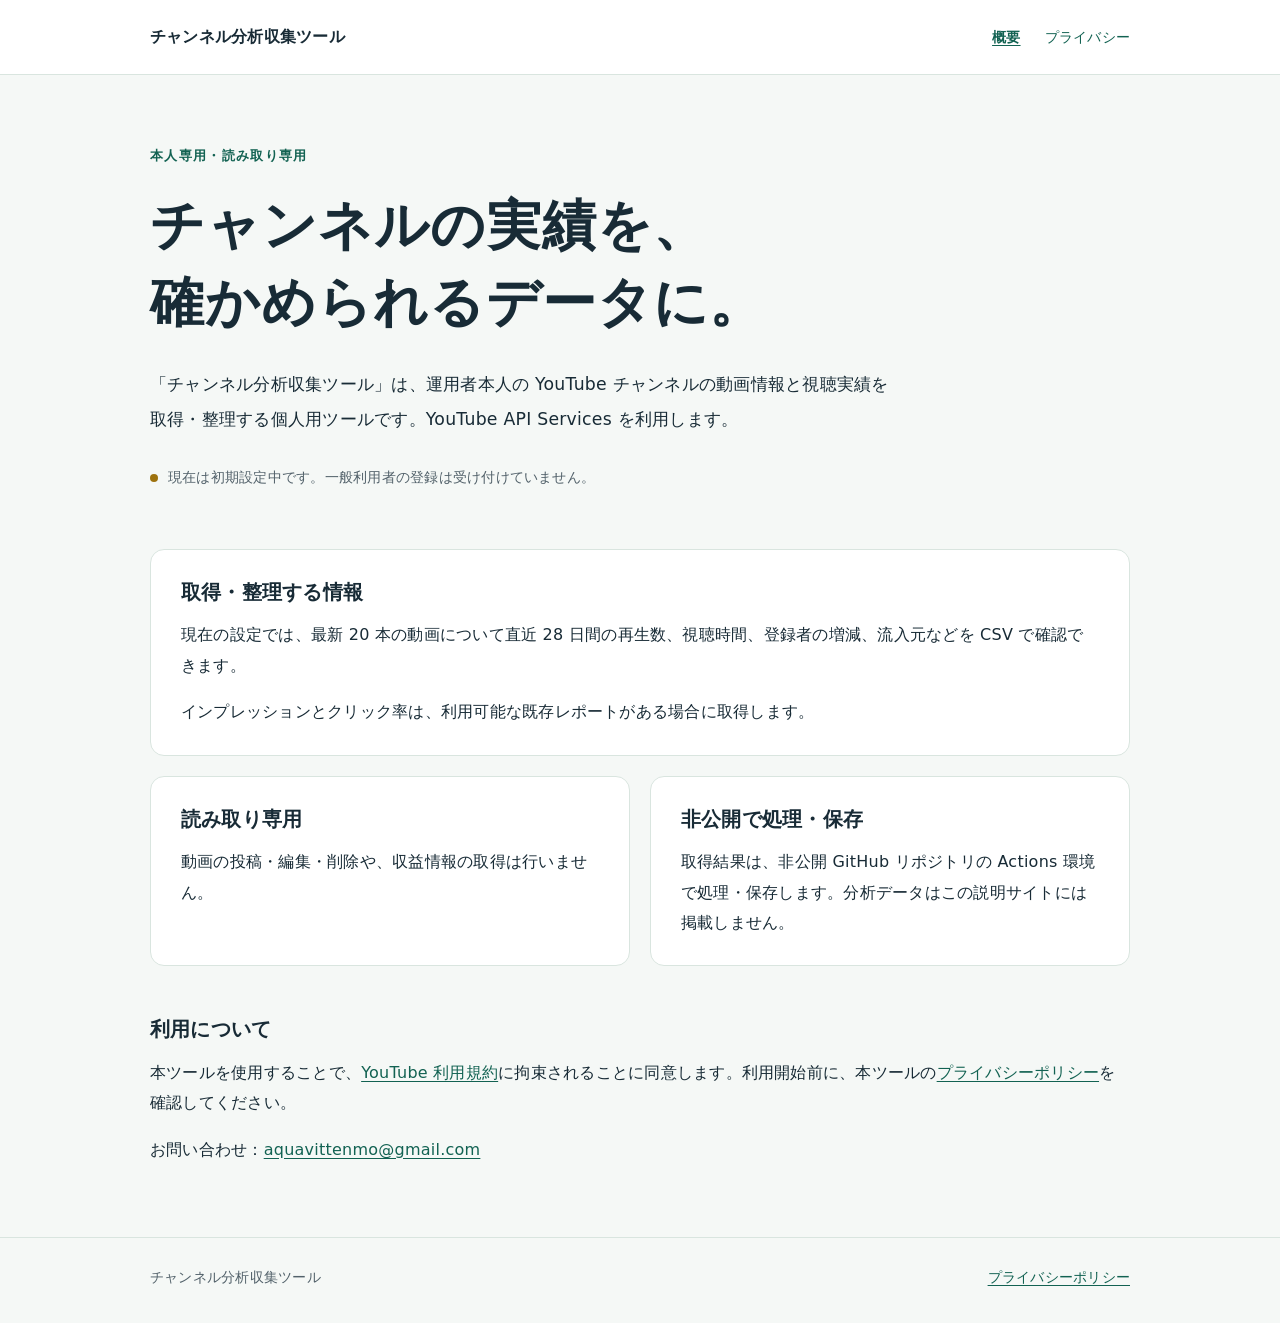
<file: index.html>
<!doctype html>
<html lang="ja">
<head>
  <meta charset="utf-8">
  <meta name="viewport" content="width=device-width, initial-scale=1">
  <meta name="description" content="運用者本人のYouTubeチャンネルの動画情報と視聴実績を取得・整理する、読み取り専用の個人用ツールです。">
  <title>チャンネル分析収集ツール</title>
  <link rel="stylesheet" href="styles.css">
</head>
<body>
  <a class="skip" href="#main">本文へ</a>
  <header class="site-header"><div class="wrap"><a class="brand" href="./">チャンネル分析収集ツール</a><nav aria-label="メインナビゲーション"><a href="./" aria-current="page">概要</a><a href="privacy.html">プライバシー</a></nav></div></header>
  <main id="main" class="wrap">
    <section class="hero">
      <p class="eyebrow">本人専用・読み取り専用</p>
      <h1>チャンネルの実績を、<br class="desktop-break">確かめられるデータに。</h1>
      <p class="lead">「チャンネル分析収集ツール」は、運用者本人の YouTube チャンネルの動画情報と視聴実績を取得・整理する個人用ツールです。YouTube API Services を利用します。</p>
      <p class="status"><span class="status-dot" aria-hidden="true"></span>現在は初期設定中です。一般利用者の登録は受け付けていません。</p>
    </section>
    <section class="card" aria-labelledby="features">
      <h2 id="features">取得・整理する情報</h2>
      <p>現在の設定では、最新 20 本の動画について直近 28 日間の再生数、視聴時間、登録者の増減、流入元などを CSV で確認できます。</p>
      <p>インプレッションとクリック率は、利用可能な既存レポートがある場合に取得します。</p>
    </section>
    <div class="grid">
      <section class="card" aria-labelledby="access"><h2 id="access">読み取り専用</h2><p>動画の投稿・編集・削除や、収益情報の取得は行いません。</p></section>
      <section class="card" aria-labelledby="storage"><h2 id="storage">非公開で処理・保存</h2><p>取得結果は、非公開 GitHub リポジトリの Actions 環境で処理・保存します。分析データはこの説明サイトには掲載しません。</p></section>
    </div>
    <section class="section" aria-labelledby="use">
      <h2 id="use">利用について</h2>
      <p>本ツールを使用することで、<a href="https://www.youtube.com/t/terms">YouTube 利用規約</a>に拘束されることに同意します。利用開始前に、本ツールの<a href="privacy.html">プライバシーポリシー</a>を確認してください。</p>
      <p>お問い合わせ：<a href="mailto:aquavittenmo@gmail.com">aquavittenmo@gmail.com</a></p>
    </section>
  </main>
  <footer class="site-footer"><div class="wrap"><p>チャンネル分析収集ツール</p><a href="privacy.html">プライバシーポリシー</a></div></footer>
</body>
</html>
</file>
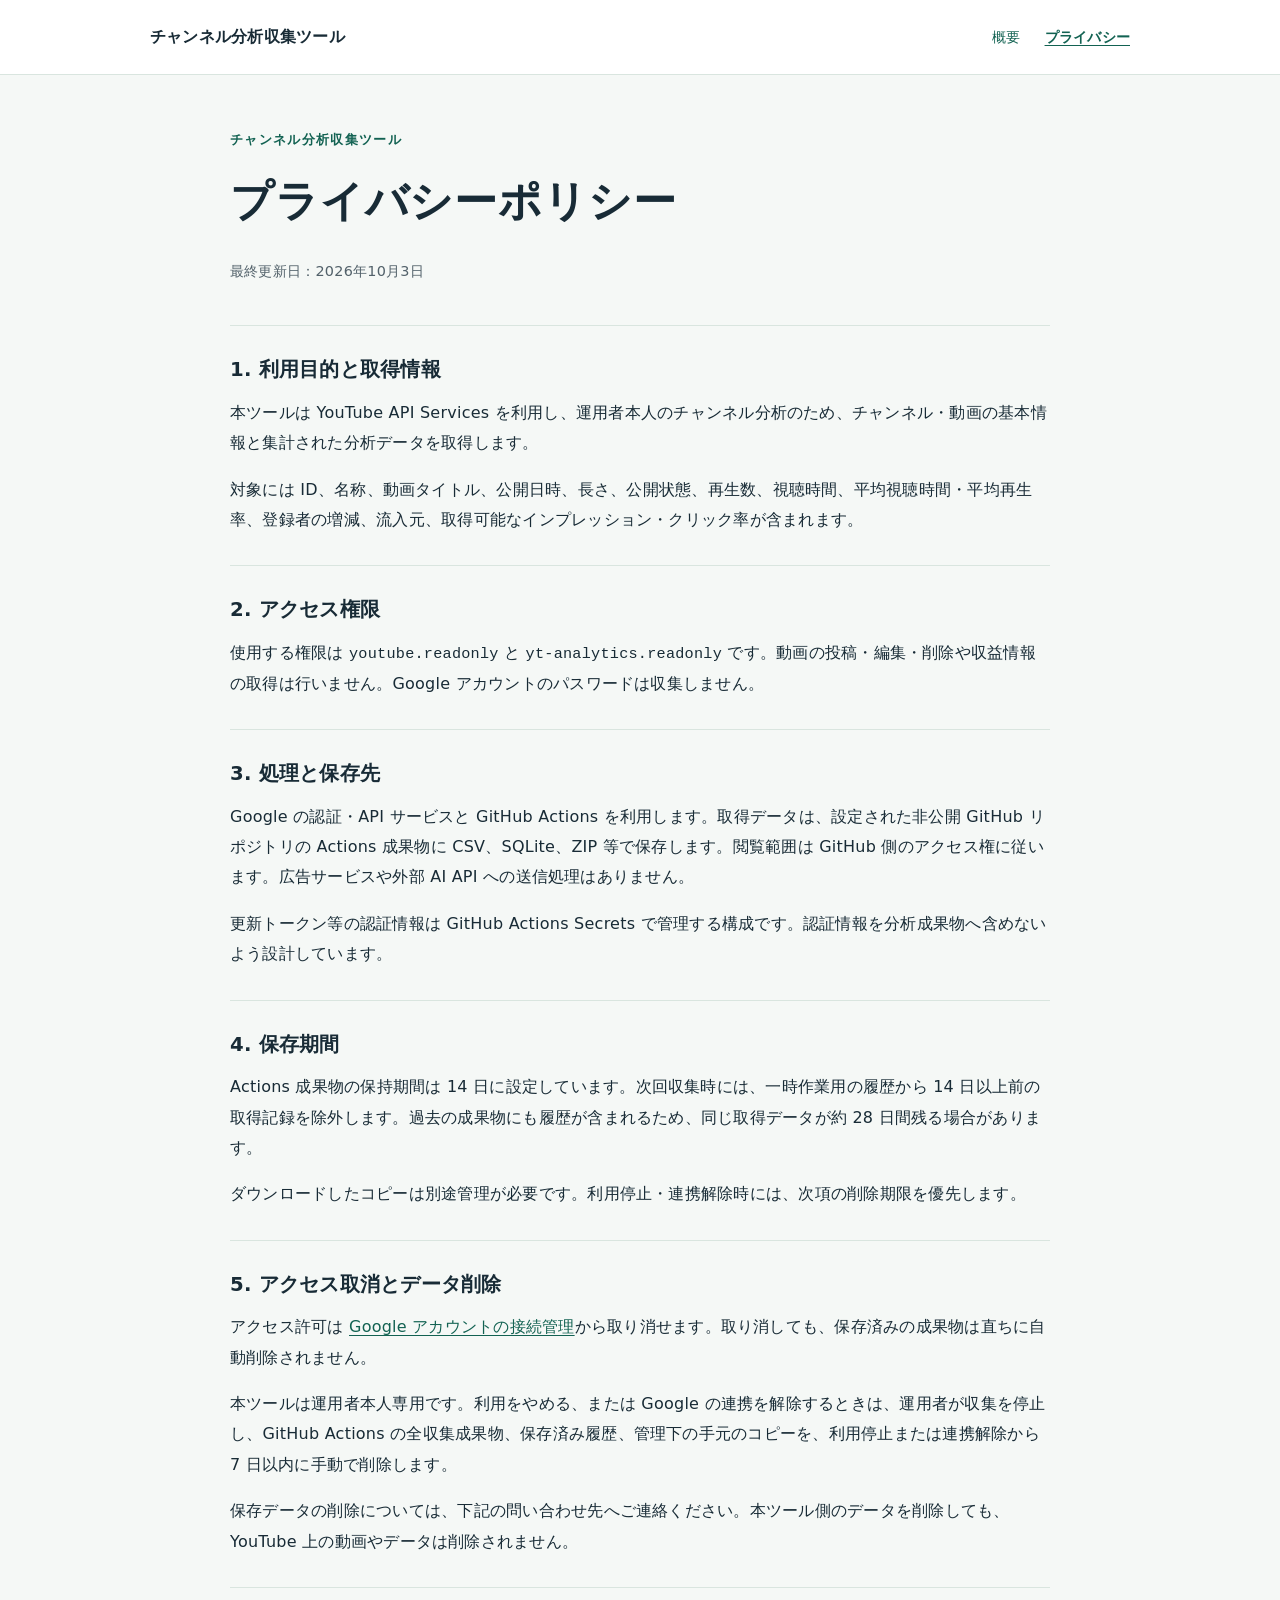
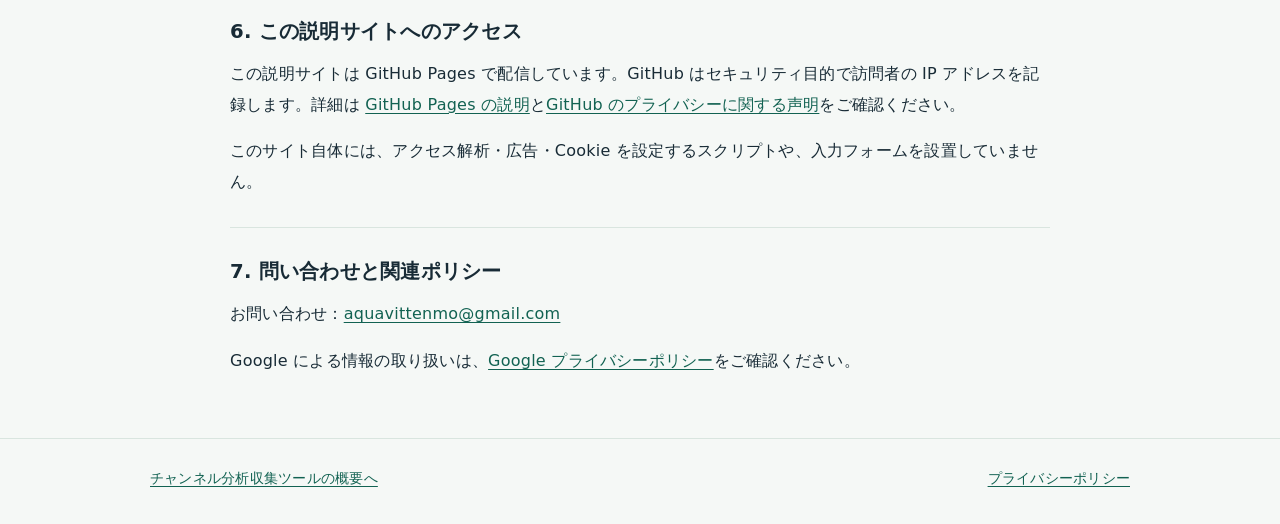
<file: privacy.html>
<!doctype html>
<html lang="ja">
<head>
  <meta charset="utf-8">
  <meta name="viewport" content="width=device-width, initial-scale=1">
  <meta name="description" content="チャンネル分析収集ツールの取得情報、アクセス権限、保存期間、アクセス取消とデータ削除について。">
  <title>プライバシーポリシー | チャンネル分析収集ツール</title>
  <link rel="stylesheet" href="styles.css">
</head>
<body>
  <a class="skip" href="#main">本文へ</a>
  <header class="site-header"><div class="wrap"><a class="brand" href="./">チャンネル分析収集ツール</a><nav aria-label="メインナビゲーション"><a href="./">概要</a><a href="privacy.html" aria-current="page">プライバシー</a></nav></div></header>
  <main id="main" class="wrap policy">
    <div class="policy-title"><p class="eyebrow">チャンネル分析収集ツール</p><h1>プライバシーポリシー</h1><p class="muted">最終更新日：2026年10月3日</p></div>
    <section><h2>1. 利用目的と取得情報</h2><p>本ツールは YouTube API Services を利用し、運用者本人のチャンネル分析のため、チャンネル・動画の基本情報と集計された分析データを取得します。</p><p>対象には ID、名称、動画タイトル、公開日時、長さ、公開状態、再生数、視聴時間、平均視聴時間・平均再生率、登録者の増減、流入元、取得可能なインプレッション・クリック率が含まれます。</p></section>
    <section><h2>2. アクセス権限</h2><p>使用する権限は <span class="scope">youtube.readonly</span> と <span class="scope">yt-analytics.readonly</span> です。動画の投稿・編集・削除や収益情報の取得は行いません。Google アカウントのパスワードは収集しません。</p></section>
    <section><h2>3. 処理と保存先</h2><p>Google の認証・API サービスと GitHub Actions を利用します。取得データは、設定された非公開 GitHub リポジトリの Actions 成果物に CSV、SQLite、ZIP 等で保存します。閲覧範囲は GitHub 側のアクセス権に従います。広告サービスや外部 AI API への送信処理はありません。</p><p>更新トークン等の認証情報は GitHub Actions Secrets で管理する構成です。認証情報を分析成果物へ含めないよう設計しています。</p></section>
    <section><h2>4. 保存期間</h2><p>Actions 成果物の保持期間は 14 日に設定しています。次回収集時には、一時作業用の履歴から 14 日以上前の取得記録を除外します。過去の成果物にも履歴が含まれるため、同じ取得データが約 28 日間残る場合があります。</p><p>ダウンロードしたコピーは別途管理が必要です。利用停止・連携解除時には、次項の削除期限を優先します。</p></section>
    <section><h2>5. アクセス取消とデータ削除</h2><p>アクセス許可は <a href="https://myaccount.google.com/connections">Google アカウントの接続管理</a>から取り消せます。取り消しても、保存済みの成果物は直ちに自動削除されません。</p><p>本ツールは運用者本人専用です。利用をやめる、または Google の連携を解除するときは、運用者が収集を停止し、GitHub Actions の全収集成果物、保存済み履歴、管理下の手元のコピーを、利用停止または連携解除から 7 日以内に手動で削除します。</p><p>保存データの削除については、下記の問い合わせ先へご連絡ください。本ツール側のデータを削除しても、YouTube 上の動画やデータは削除されません。</p></section>
    <section><h2>6. この説明サイトへのアクセス</h2><p>この説明サイトは GitHub Pages で配信しています。GitHub はセキュリティ目的で訪問者の IP アドレスを記録します。詳細は <a href="https://docs.github.com/en/pages/getting-started-with-github-pages/what-is-github-pages">GitHub Pages の説明</a>と<a href="https://docs.github.com/en/site-policy/privacy-policies/github-general-privacy-statement">GitHub のプライバシーに関する声明</a>をご確認ください。</p><p>このサイト自体には、アクセス解析・広告・Cookie を設定するスクリプトや、入力フォームを設置していません。</p></section>
    <section><h2>7. 問い合わせと関連ポリシー</h2><p>お問い合わせ：<a href="mailto:aquavittenmo@gmail.com">aquavittenmo@gmail.com</a></p><p>Google による情報の取り扱いは、<a href="https://policies.google.com/privacy">Google プライバシーポリシー</a>をご確認ください。</p></section>
  </main>
  <footer class="site-footer"><div class="wrap"><a href="./">チャンネル分析収集ツールの概要へ</a><a href="privacy.html" aria-current="page">プライバシーポリシー</a></div></footer>
</body>
</html>
</file>
<file: styles.css>
:root{color-scheme:light;--ink:#182b36;--muted:#52616a;--accent:#126252;--line:#d9e5df;--paper:#f5f8f6;--white:#fff}*{box-sizing:border-box}html{scroll-behavior:smooth}body{margin:0;background:var(--paper);color:var(--ink);font-family:system-ui,-apple-system,"Segoe UI","Noto Sans JP",sans-serif;line-height:1.9;letter-spacing:.015em}a{color:var(--accent);text-underline-offset:.2em;overflow-wrap:anywhere}a:hover{text-decoration-thickness:2px}a:focus-visible{outline:3px solid #1b8470;outline-offset:5px;border-radius:2px}.wrap{max-width:980px;width:calc(100% - 48px);margin:0 auto}.site-header{background:var(--white);border-bottom:1px solid var(--line)}.site-header .wrap{display:flex;justify-content:space-between;align-items:center;gap:24px;padding:22px 0}.brand{font-weight:750;font-size:1rem;text-decoration:none;color:var(--ink)}nav{display:flex;gap:24px;font-size:.9rem;white-space:nowrap}nav a{text-decoration:none}nav a[aria-current=page]{font-weight:750;text-decoration:underline}.hero{max-width:820px;padding:68px 0 42px}.eyebrow{color:var(--accent);font-size:.83rem;font-weight:750;letter-spacing:.1em;margin:0 0 18px}h1{font-size:clamp(2rem,4.7vw,3.4rem);line-height:1.42;letter-spacing:.02em;margin:0 0 26px;font-weight:750}.lead{font-size:1.08rem;line-height:2;max-width:740px}.status{display:flex;align-items:flex-start;gap:10px;color:var(--muted);font-size:.88rem;margin-top:28px}.status-dot{width:8px;height:8px;flex:0 0 8px;border-radius:50%;background:#9d720e;margin-top:.7em}.card{border:1px solid var(--line);border-radius:14px;padding:27px 30px;background:var(--white);margin-bottom:20px}.card p:last-child{margin-bottom:0}h2{font-size:1.23rem;line-height:1.6;margin:0 0 12px;font-weight:720}p{margin:0 0 16px}.grid{display:grid;grid-template-columns:1fr 1fr;gap:20px}.section{padding:28px 0 56px}.site-footer{border-top:1px solid var(--line);padding:27px 0 32px;font-size:.85rem;color:var(--muted)}.site-footer .wrap{display:flex;justify-content:space-between;gap:20px}.site-footer p{margin:0}.policy{max-width:820px}.policy-title{padding:52px 0 24px}.policy h1{font-size:clamp(1.9rem,4vw,2.7rem)}.policy section{border-top:1px solid var(--line);padding:28px 0 14px}.policy section:last-child{padding-bottom:46px}.muted{color:var(--muted);font-size:.9rem}.scope{font-family:ui-monospace,monospace;overflow-wrap:anywhere;font-size:.95em}.skip{position:absolute;left:12px;top:-100px;background:#fff;padding:10px 16px;z-index:2}.skip:focus{top:8px}@media(max-width:620px){.wrap{width:calc(100% - 32px)}.site-header .wrap{align-items:flex-start;flex-direction:column;gap:10px;padding:16px 0}nav{gap:22px}.hero{padding:42px 0 22px}h1{font-size:2rem}.lead{font-size:1rem}.grid{grid-template-columns:1fr;gap:0}.card{padding:23px 21px}.desktop-break{display:none}.site-footer .wrap{flex-direction:column;gap:9px}.policy-title{padding-top:34px}}@media(prefers-reduced-motion:reduce){html{scroll-behavior:auto}}
</file>
